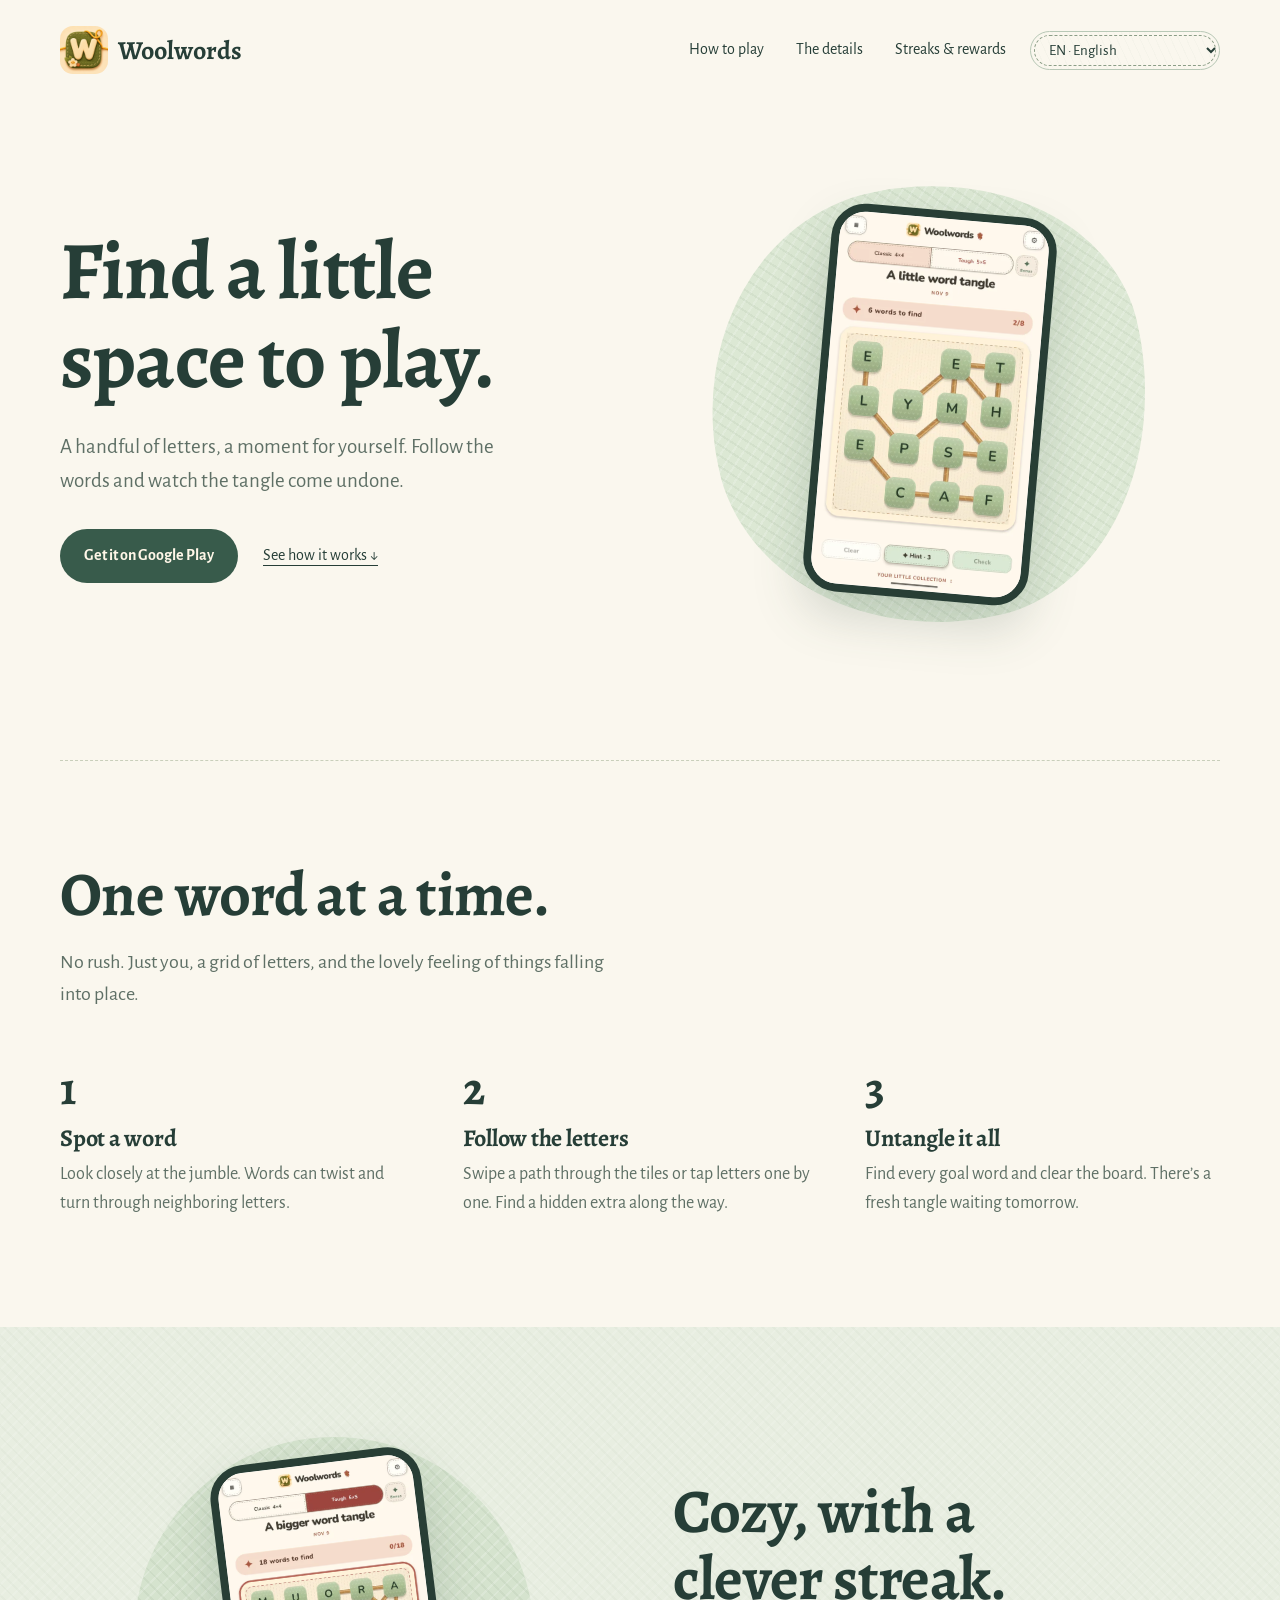
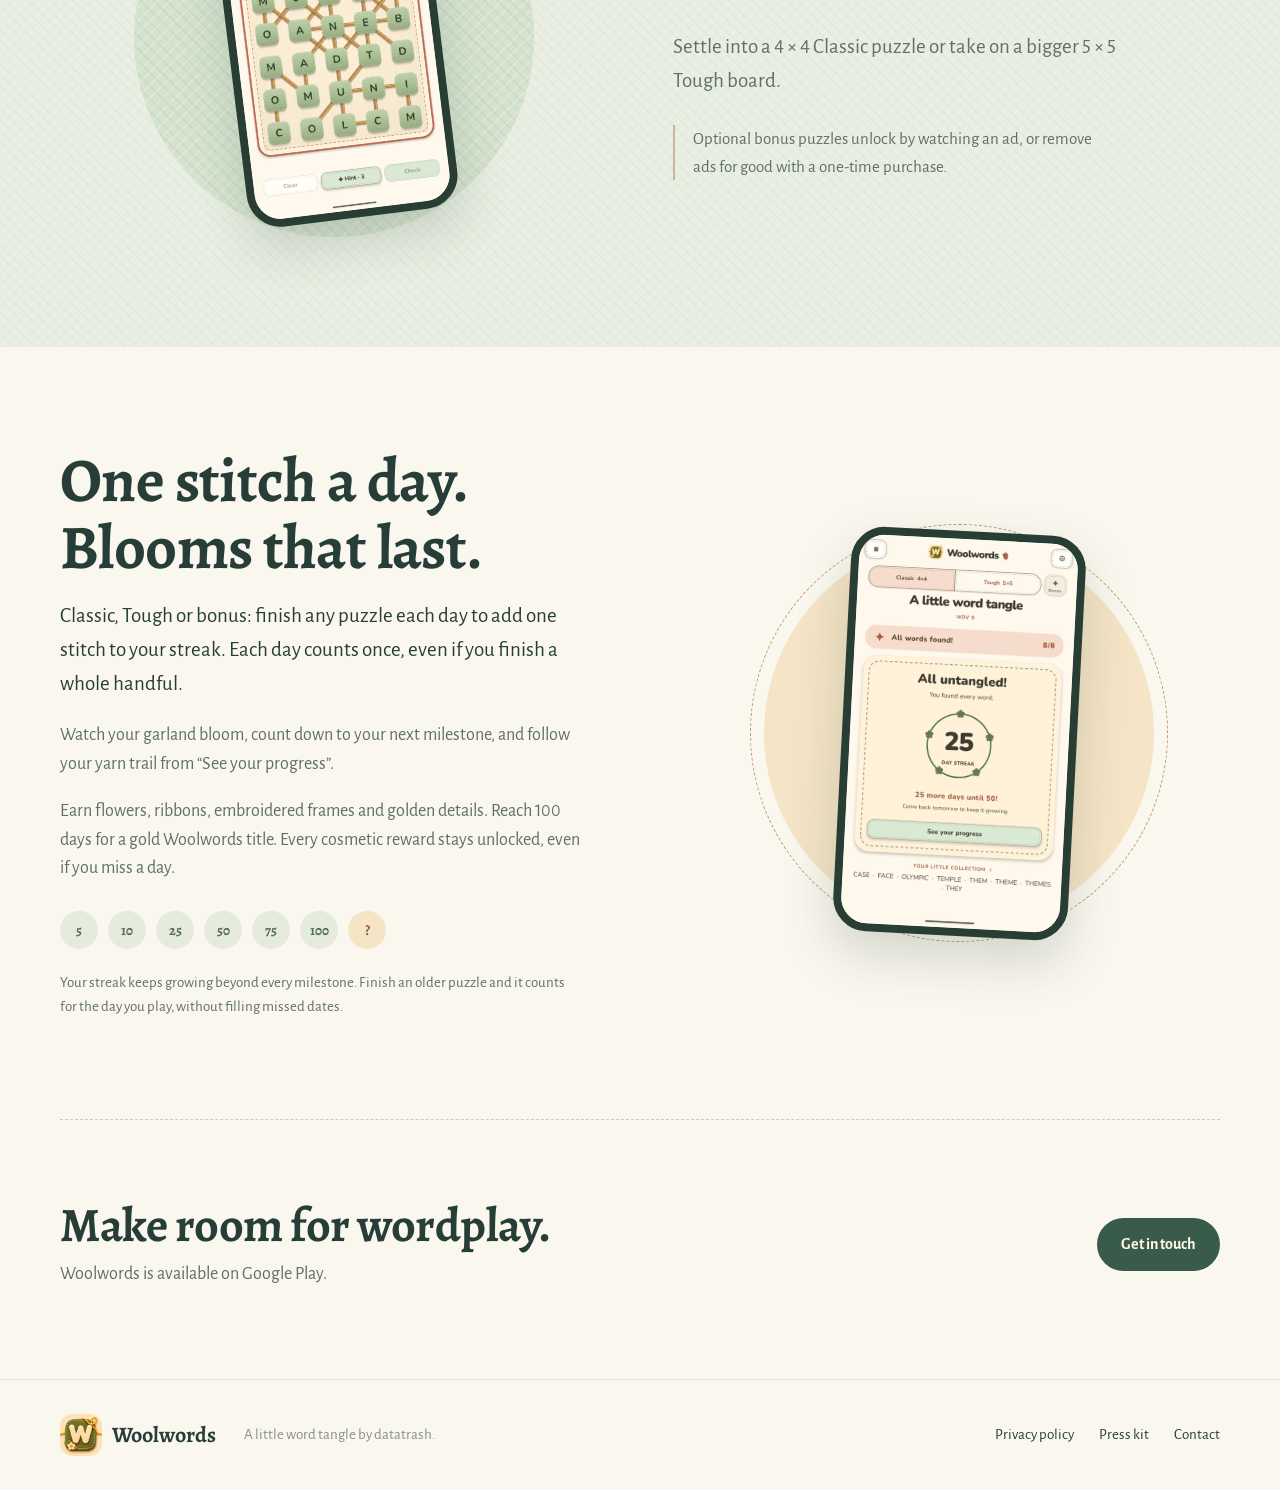
<file: index.html>
<!doctype html>
<html lang="en"><head><meta charset="utf-8"><meta name="viewport" content="width=device-width,initial-scale=1"><meta name="description" content="Woolwords is a cozy daily word puzzle for Android. Untangle words, grow a daily streak, and earn permanent flowers, stitching and golden details."><meta name="theme-color" content="#f9f5e9"><meta property="og:type" content="website"><meta property="og:site_name" content="Woolwords"><meta property="og:title" content="Woolwords — a little word tangle"><meta property="og:description" content="A cozy daily word puzzle for Android. Untangle words, grow a daily streak, and earn permanent flowers, stitching and golden details."><meta property="og:url" content="https://woolwords.datatra.sh/"><meta property="og:image" content="https://woolwords.datatra.sh/assets/og.png"><meta name="twitter:card" content="summary_large_image"><link rel="canonical" href="https://woolwords.datatra.sh/"><link rel="icon" href="/assets/icon.png?v=4"><link rel="preload" href="/assets/alegreya.ttf" as="font" type="font/ttf" crossorigin><link rel="stylesheet" href="/style.css?v=9"><title>Woolwords — a little word tangle</title></head>
<body><header class="wrap header"><a class="brand" href="/" aria-label="Woolwords home"><img src="/assets/icon.png?v=4" alt="" width="48" height="48"><span>Woolwords</span></a><nav aria-label="Main navigation"><a href="#how">How to play</a><a href="#features">The details</a><a class="streak-nav" href="#streaks">Streaks &amp; rewards</a></nav></header>
<main><section class="hero wrap"><div class="hero-copy"><h1>Find a little<br><em>space</em> to play.</h1><p>A handful of letters, a moment for yourself. Follow the words and watch the tangle come undone.</p><div class="hero-actions"><a class="pill" href="https://play.google.com/store/apps/details?id=sh.datatra.letterloom">Get it on Google Play</a><a class="text-link" href="#how">See how it works <span aria-hidden="true">↓</span></a></div></div><div class="hero-art"><div class="art-blob"></div><div class="phone"><img src="/assets/screens/en/classic.webp" alt="Woolwords's Classic word puzzle on an Android screen" width="1080" height="1920"></div></div></section>
<section class="how wrap" id="how"><div class="section-intro"><h2>One word at a time.</h2><p>No rush. Just you, a grid of letters, and the lovely feeling of things falling into place.</p></div><div class="steps"><article><h3>Spot a word</h3><p>Look closely at the jumble. Words can twist and turn through neighboring letters.</p></article><article><h3>Follow the letters</h3><p>Swipe a path through the tiles or tap letters one by one. Find a hidden extra along the way.</p></article><article><h3>Untangle it all</h3><p>Find every goal word and clear the board. There’s a fresh tangle waiting tomorrow.</p></article></div></section>
<section class="modes" id="features"><div class="wrap modes-inner"><div class="mode-art"><div class="mode-ring"></div><div class="phone phone-dark"><img src="/assets/screens/en/tough.webp" alt="Woolwords's Tough word puzzle on an Android screen" width="1080" height="1920" loading="lazy"></div></div><div class="mode-copy"><h2>Cozy, with a<br><em>clever streak.</em></h2><p>Settle into a <span class="board-size">4 × 4</span> Classic puzzle or take on a bigger <span class="board-size">5 × 5</span> Tough board.</p><p class="mode-extra"><span class="bonus">Optional bonus puzzles unlock by watching an ad, or remove ads for good with a one-time purchase.</span></p></div></div></section>
<section class="streaks wrap" id="streaks" aria-labelledby="streak-heading">
  <div class="streak-copy">
    <h2 id="streak-heading">One stitch a day.<br><em>Blooms that last.</em></h2>
    <p class="streak-intro">Classic, Tough or bonus: finish any puzzle each day to add one stitch to your streak. Each day counts once, even if you finish a whole handful.</p>
    <p class="s1">Watch your garland bloom, count down to your next milestone, and follow your yarn trail from “See your progress”.</p>
    <p class="s2">Earn flowers, ribbons, embroidered frames and golden details. Reach 100 days for a gold Woolwords title. Every cosmetic reward stays unlocked, even if you miss a day.</p>
    <div class="streak-milestones" aria-label="Streak milestones"><span>5</span><span>10</span><span>25</span><span>50</span><span>75</span><span>100</span><span>?</span></div>
    <p class="s3">Your streak keeps growing beyond every milestone. Finish an older puzzle and it counts for the day you play, without filling missed dates.</p>
  </div>
  <div class="streak-art"><div class="streak-halo"></div><div class="phone"><img src="/assets/screens/en/streak.webp" alt="A finished Woolwords puzzle with a ten-day streak garland and earned sage stitching" width="1080" height="1920" loading="lazy"></div></div>
</section>

<section class="last wrap"><div><h2>Make room for <em>wordplay.</em></h2><p>Woolwords is available on Google Play.</p></div><a class="contact-button" href="mailto:support@datatra.sh">Get in touch</a></section></main>
<footer><div class="wrap footer"><a class="brand" href="/"><img src="/assets/icon.png?v=4" alt="" width="42" height="42"><span>Woolwords</span></a><p>A little word tangle by datatrash.</p><div><a href="/privacy/">Privacy policy</a><a href="/press/">Press kit</a><a href="mailto:support@datatra.sh">Contact</a></div></div></footer><script src="/locales.js?v=4"></script><script src="/i18n.js?v=10" defer></script></body></html>
</file>
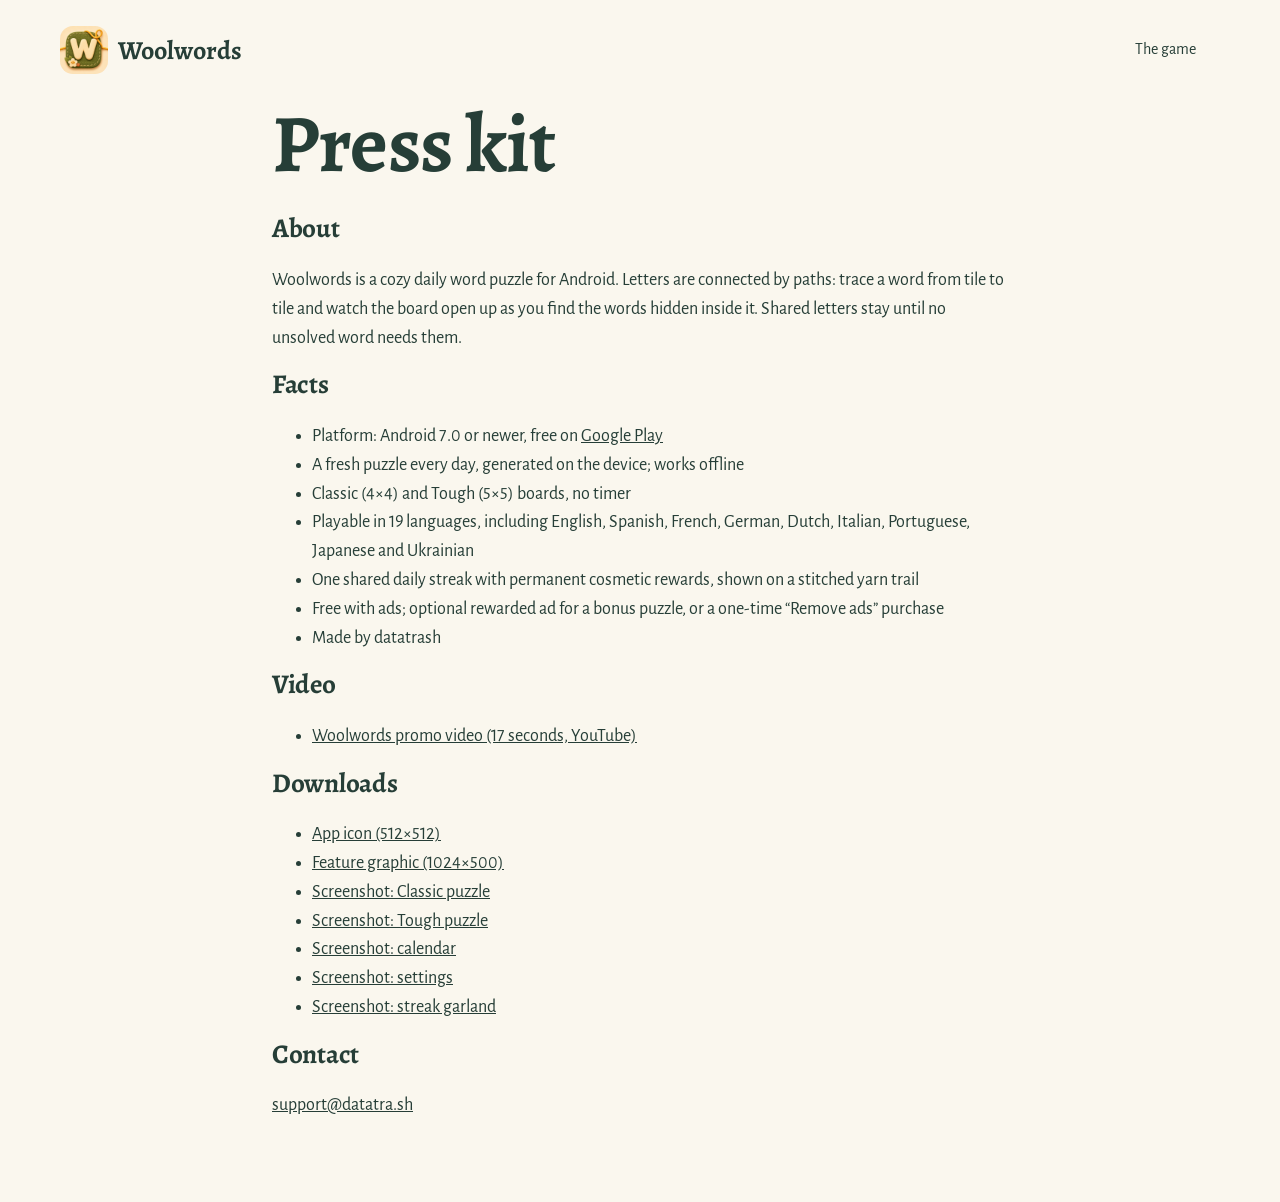
<file: press/index.html>
<!doctype html>
<html lang="en"><head><meta charset="utf-8"><meta name="viewport" content="width=device-width,initial-scale=1"><meta name="description" content="Press kit for Woolwords: a short description, facts, icon, feature graphic and screenshots."><meta name="theme-color" content="#f9f5e9"><meta property="og:type" content="website"><meta property="og:site_name" content="Woolwords"><meta property="og:title" content="Woolwords press kit"><meta property="og:description" content="Description, facts, icon, feature graphic and screenshots for Woolwords."><meta property="og:url" content="https://woolwords.datatra.sh/press/"><meta property="og:image" content="https://woolwords.datatra.sh/assets/og.png"><meta name="twitter:card" content="summary_large_image"><link rel="canonical" href="https://woolwords.datatra.sh/press/"><link rel="icon" href="/assets/icon.png?v=4"><link rel="stylesheet" href="/style.css?v=9"><title>Press kit — Woolwords</title></head><body><header class="wrap header"><a class="brand" href="/"><img src="/assets/icon.png?v=4" alt="" width="48" height="48"><span>Woolwords</span></a><nav aria-label="Main navigation"><a href="/">The game</a></nav></header>
<main class="wrap" style="max-width:46rem;padding-bottom:4rem">
<h1>Press kit</h1>
<h2>About</h2>
<p>Woolwords is a cozy daily word puzzle for Android. Letters are connected by paths: trace a word from tile to tile and watch the board open up as you find the words hidden inside it. Shared letters stay until no unsolved word needs them.</p>
<h2>Facts</h2>
<ul>
<li>Platform: Android 7.0 or newer, free on <a href="https://play.google.com/store/apps/details?id=sh.datatra.letterloom">Google Play</a></li>
<li>A fresh puzzle every day, generated on the device; works offline</li>
<li>Classic (4×4) and Tough (5×5) boards, no timer</li>
<li>Playable in 19 languages, including English, Spanish, French, German, Dutch, Italian, Portuguese, Japanese and Ukrainian</li>
<li>One shared daily streak with permanent cosmetic rewards, shown on a stitched yarn trail</li>
<li>Free with ads; optional rewarded ad for a bonus puzzle, or a one-time “Remove ads” purchase</li>
<li>Made by datatrash</li>
</ul>
<h2>Video</h2>
<ul>
<li><a href="https://www.youtube.com/watch?v=Y2sT6p5L-w4">Woolwords promo video (17 seconds, YouTube)</a></li>
</ul>
<h2>Downloads</h2>
<ul>
<li><a href="/assets/press/icon-512.png">App icon (512×512)</a></li>
<li><a href="/assets/press/feature-graphic.png">Feature graphic (1024×500)</a></li>
<li><a href="/assets/press/screenshot-01-classic.png">Screenshot: Classic puzzle</a></li>
<li><a href="/assets/press/screenshot-02-tough.png">Screenshot: Tough puzzle</a></li>
<li><a href="/assets/press/screenshot-03-calendar.png">Screenshot: calendar</a></li>
<li><a href="/assets/press/screenshot-04-settings.png">Screenshot: settings</a></li>
<li><a href="/assets/press/screenshot-05-streak.png">Screenshot: streak garland</a></li>
</ul>
<h2>Contact</h2>
<p><a href="mailto:support@datatra.sh">support@datatra.sh</a></p>
</main></body></html>
</file>
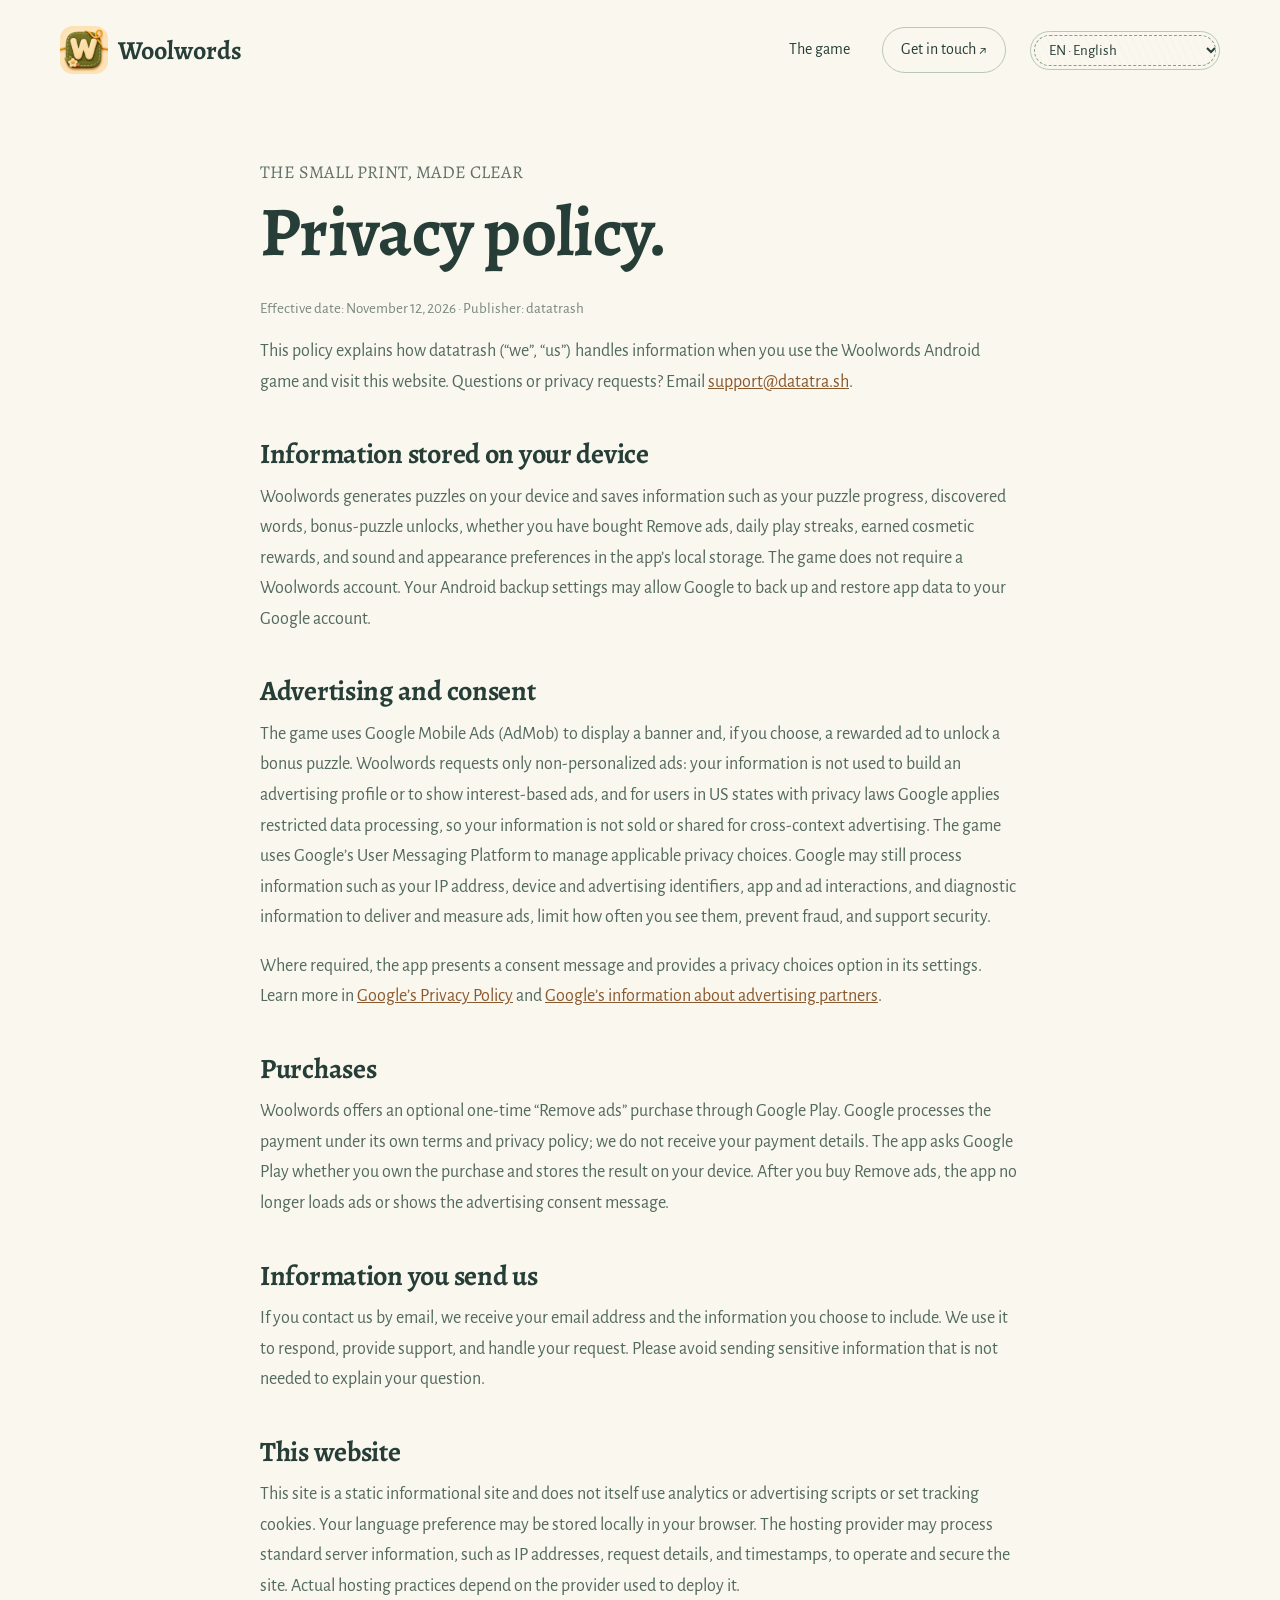
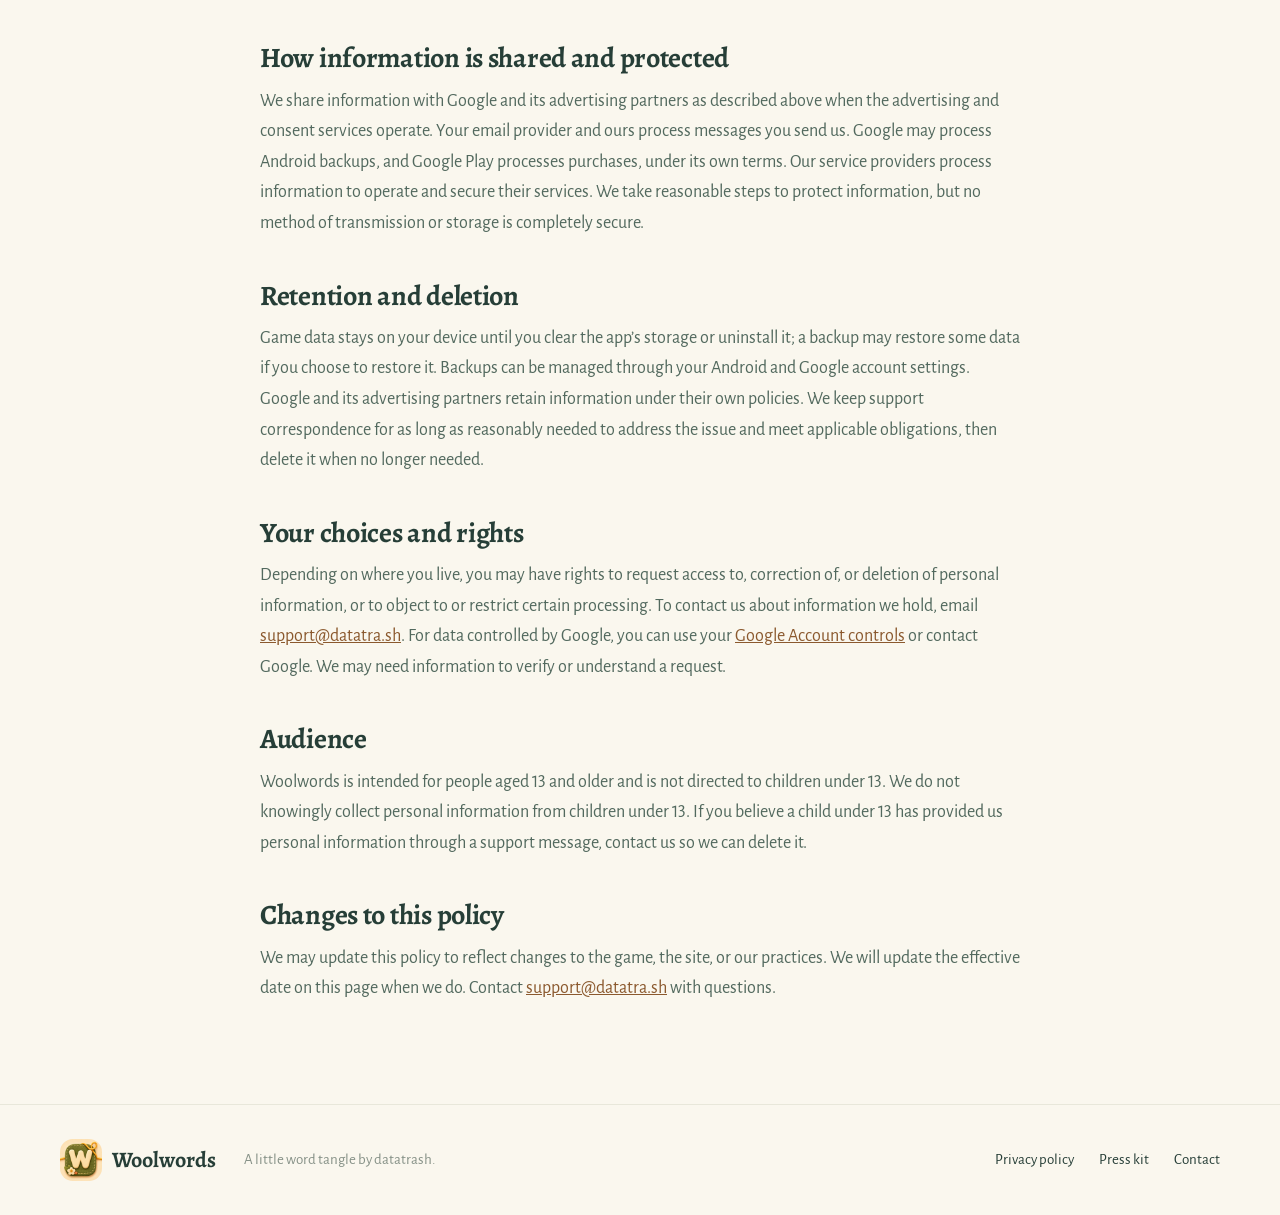
<file: privacy/index.html>
<!doctype html>
<html lang="en"><head><meta charset="utf-8"><meta name="viewport" content="width=device-width,initial-scale=1"><meta name="description" content="How Woolwords handles your data, advertising and privacy choices."><meta name="theme-color" content="#f9f5e9"><link rel="canonical" href="https://woolwords.datatra.sh/privacy/"><link rel="icon" href="/assets/icon.png?v=4"><link rel="stylesheet" href="/style.css?v=9"><title>Privacy policy — Woolwords</title></head><body><header class="wrap header"><a class="brand" href="/"><img src="/assets/icon.png?v=4" alt="" width="48" height="48"><span>Woolwords</span></a><nav aria-label="Main navigation"><a href="/">The game</a><a class="nav-contact" href="mailto:support@datatra.sh">Get in touch ↗</a></nav></header><main class="wrap"><article class="policy"><div class="eyebrow">THE SMALL PRINT, MADE CLEAR</div><h1>Privacy <em>policy.</em></h1><p class="updated">Effective date: November 12, 2026 · Publisher: datatrash</p><p>This policy explains how datatrash (“we”, “us”) handles information when you use the Woolwords Android game and visit this website. Questions or privacy requests? Email <a href="mailto:support@datatra.sh">support@datatra.sh</a>.</p>
<h2>Information stored on your device</h2><p>Woolwords generates puzzles on your device and saves information such as your puzzle progress, discovered words, bonus-puzzle unlocks, whether you have bought Remove ads, daily play streaks, earned cosmetic rewards, and sound and appearance preferences in the app’s local storage. The game does not require a Woolwords account. Your Android backup settings may allow Google to back up and restore app data to your Google account.</p>
<h2>Advertising and consent</h2><p>The game uses Google Mobile Ads (AdMob) to display a banner and, if you choose, a rewarded ad to unlock a bonus puzzle. Woolwords requests only non-personalized ads: your information is not used to build an advertising profile or to show interest-based ads, and for users in US states with privacy laws Google applies restricted data processing, so your information is not sold or shared for cross-context advertising. The game uses Google’s User Messaging Platform to manage applicable privacy choices. Google may still process information such as your IP address, device and advertising identifiers, app and ad interactions, and diagnostic information to deliver and measure ads, limit how often you see them, prevent fraud, and support security.</p><p>Where required, the app presents a consent message and provides a privacy choices option in its settings. Learn more in <a href="https://policies.google.com/privacy">Google’s Privacy Policy</a> and <a href="https://support.google.com/admob/answer/6128543">Google’s information about advertising partners</a>.</p>
<h2>Purchases</h2><p>Woolwords offers an optional one-time “Remove ads” purchase through Google Play. Google processes the payment under its own terms and privacy policy; we do not receive your payment details. The app asks Google Play whether you own the purchase and stores the result on your device. After you buy Remove ads, the app no longer loads ads or shows the advertising consent message.</p>
<h2>Information you send us</h2><p>If you contact us by email, we receive your email address and the information you choose to include. We use it to respond, provide support, and handle your request. Please avoid sending sensitive information that is not needed to explain your question.</p>
<h2>This website</h2><p>This site is a static informational site and does not itself use analytics or advertising scripts or set tracking cookies. Your language preference may be stored locally in your browser. The hosting provider may process standard server information, such as IP addresses, request details, and timestamps, to operate and secure the site. Actual hosting practices depend on the provider used to deploy it.</p>
<h2>How information is shared and protected</h2><p>We share information with Google and its advertising partners as described above when the advertising and consent services operate. Your email provider and ours process messages you send us. Google may process Android backups, and Google Play processes purchases, under its own terms. Our service providers process information to operate and secure their services. We take reasonable steps to protect information, but no method of transmission or storage is completely secure.</p>
<h2>Retention and deletion</h2><p>Game data stays on your device until you clear the app’s storage or uninstall it; a backup may restore some data if you choose to restore it. Backups can be managed through your Android and Google account settings. Google and its advertising partners retain information under their own policies. We keep support correspondence for as long as reasonably needed to address the issue and meet applicable obligations, then delete it when no longer needed.</p>
<h2>Your choices and rights</h2><p>Depending on where you live, you may have rights to request access to, correction of, or deletion of personal information, or to object to or restrict certain processing. To contact us about information we hold, email <a href="mailto:support@datatra.sh">support@datatra.sh</a>. For data controlled by Google, you can use your <a href="https://myaccount.google.com/">Google Account controls</a> or contact Google. We may need information to verify or understand a request.</p>
<h2>Audience</h2><p>Woolwords is intended for people aged 13 and older and is not directed to children under 13. We do not knowingly collect personal information from children under 13. If you believe a child under 13 has provided us personal information through a support message, contact us so we can delete it.</p>
<h2>Changes to this policy</h2><p>We may update this policy to reflect changes to the game, the site, or our practices. We will update the effective date on this page when we do. Contact <a href="mailto:support@datatra.sh">support@datatra.sh</a> with questions.</p></article></main><footer><div class="wrap footer"><a class="brand" href="/"><img src="/assets/icon.png?v=4" alt="" width="42" height="42"><span>Woolwords</span></a><p>A little word tangle by datatrash.</p><div><a href="/privacy/">Privacy policy</a><a href="/press/">Press kit</a><a href="mailto:support@datatra.sh">Contact</a></div></div></footer><script src="/locales.js?v=4"></script><script src="/i18n.js?v=10" defer></script><script src="/privacy-i18n.js?v=8" defer></script></body></html>
</file>
<file: style.css>
@font-face{font-family:Alegreya;src:url('/assets/alegreya.ttf') format('truetype');font-weight:400 900;font-display:swap}
@font-face{font-family:'Alegreya Sans';src:url('/assets/alegreya-sans-regular.ttf') format('truetype');font-weight:400;font-display:swap}
@font-face{font-family:'Alegreya Sans';src:url('/assets/alegreya-sans-bold.ttf') format('truetype');font-weight:700;font-display:swap}

:root{--ink:#263e37;--muted:#5f7066;--accent:#a96e2c;--sage:#e8eee1;--paper:#faf7ee;--serif:Alegreya,'Hiragino Mincho ProN','Yu Mincho',Georgia,serif;--sans:'Alegreya Sans','Hiragino Sans','Yu Gothic',system-ui,sans-serif}
*{box-sizing:border-box}html{scroll-behavior:smooth}
body{margin:0;background:var(--paper);color:var(--ink);font:18px/1.6 var(--sans);font-variant-numeric:lining-nums}
a{color:inherit}a:focus-visible{outline:3px solid #a96e2c;outline-offset:5px}
.wrap{width:min(1160px,calc(100% - 64px));margin:auto}
h1,h2,h3,p{margin-top:0}
h1,h2,h3{font-family:var(--serif);font-weight:700;line-height:1.08;letter-spacing:-.01em}
h1 em,h2 em{font-style:normal;font-weight:inherit;color:inherit}

.header{height:100px;display:flex;align-items:center;justify-content:space-between}
.brand{display:flex;align-items:center;gap:10px;text-decoration:none;font:700 26px var(--serif)}
.brand img{border-radius:13px}
nav{display:flex;align-items:center;gap:32px;font-size:16px}
nav a{text-decoration:none}nav a:hover{text-decoration:underline;text-underline-offset:5px}
.header nav{margin-left:auto;margin-right:24px}
.nav-contact{border:1px solid #b8c8b6;border-radius:30px;padding:9px 18px}

.hero{display:grid;grid-template-columns:1fr 1fr;align-items:center;min-height:600px;padding:20px 0 70px}
h1{font-size:clamp(54px,6.4vw,92px);margin:0 0 26px}
.hero-copy>p{font-size:21px;line-height:1.6;color:var(--muted);max-width:440px}
.hero-actions{display:flex;align-items:center;gap:25px;margin-top:32px}
.pill,.contact-button{display:inline-flex;align-items:center;background:#385b4b;color:#fff7e8;border-radius:40px;padding:14px 24px;font-size:16px;font-weight:700;text-decoration:none}
.text-link{font-size:16px;text-underline-offset:5px}
.hero-art{height:570px;position:relative;display:grid;place-items:center}
.art-blob{position:absolute;width:440px;height:440px;background:#dce8d4;border-radius:47% 53% 45% 55% / 54% 42% 58% 46%;transform:rotate(-12deg)}
.phone{position:relative;width:226px;border:8px solid #283e35;border-radius:34px;overflow:hidden;box-shadow:0 22px 50px #40594a35;transform:rotate(5deg);background:#fff}
.phone img{display:block;width:100%;height:auto}
.board-size{white-space:nowrap}

.how{padding:100px 0 110px;border-top:1px dashed #c9cfbb}
.section-intro{max-width:560px}
.section-intro h2,.mode-copy h2,.streak-copy h2{font-size:clamp(40px,5vw,62px);margin:0 0 18px}
.section-intro>p{color:var(--muted);font-size:20px}
.steps{display:grid;grid-template-columns:repeat(3,1fr);gap:48px;margin-top:56px;counter-reset:step}
.steps article{counter-increment:step}
.steps article::before{content:counter(step);display:block;font:700 46px/1 var(--serif);color:var(--ink);margin-bottom:14px}
.steps h3{font-size:24px;margin-bottom:8px}
.steps p{color:var(--muted);margin:0}

.modes{background-color:var(--sage);background-image:repeating-linear-gradient(45deg,rgba(91,119,85,.035) 0,rgba(91,119,85,.035) 2px,transparent 2px,transparent 8px),repeating-linear-gradient(-45deg,rgba(255,255,255,.12) 0,rgba(255,255,255,.12) 2px,transparent 2px,transparent 8px);overflow:hidden}
.modes-inner{display:grid;grid-template-columns:1fr 1fr;align-items:center;min-height:620px;gap:65px}
.mode-art{height:570px;display:grid;place-items:center;position:relative}
.mode-ring{position:absolute;width:400px;height:400px;background:#d5e3ce;border-radius:50%}
.art-blob,.mode-ring{background-image:repeating-linear-gradient(45deg,rgba(91,119,85,.07) 0,rgba(91,119,85,.07) 2px,transparent 2px,transparent 9px),repeating-linear-gradient(-45deg,rgba(255,255,255,.18) 0,rgba(255,255,255,.18) 2px,transparent 2px,transparent 9px)}
.phone-dark{width:212px;transform:rotate(-7deg)}
.mode-copy>p{font-size:21px;color:var(--muted);max-width:460px}
.mode-copy>.mode-extra{font-size:17px;max-width:420px;border-left:2px solid #c9b59a;padding-left:18px;margin-top:28px}

.streaks{display:grid;grid-template-columns:1.1fr 1fr;gap:65px;align-items:center;padding:100px 0}
.streak-copy p{color:var(--muted);max-width:520px}
.streak-copy .streak-intro{font-size:21px;color:var(--ink)}
.streak-copy .s3{font-size:15px;margin:0}
.streak-art{position:relative;min-height:550px;display:grid;place-items:center}
.streak-halo{position:absolute;width:min(100%,390px);aspect-ratio:1;border-radius:50%;background:#f5e4c6;outline:1px dashed #bd9870;outline-offset:13px}
.streak-art .phone{width:235px;transform:rotate(3deg)}
.streak-milestones{display:flex;gap:10px;margin:28px 0 22px;flex-wrap:wrap}
.streak-milestones span{display:grid;place-items:center;width:38px;height:38px;border-radius:50%;background:#e5ecdd;font:700 14px var(--serif);color:#536f58}
.streak-milestones span:last-child{background:#f5e4c6;color:#8b592e}

.last{padding:80px 0 90px;display:flex;align-items:center;gap:30px;border-top:1px dashed #c9cfbb}
.last h2{font-size:clamp(36px,4vw,48px);margin-bottom:8px}
.last p{margin:0;color:var(--muted)}
.contact-button{margin-left:auto}

footer{border-top:1px solid #e8e7da}
.footer{min-height:110px;display:flex;align-items:center;gap:28px}
.footer .brand{font-size:22px}
.footer p{font-size:15px;color:#869187;margin:0}
.footer>div{margin-left:auto;display:flex;gap:25px;font-size:15px}
.footer a{text-decoration:none}

.language-select{max-width:190px;font:15px var(--sans);color:var(--ink);border:1px solid #b8c8b6;border-radius:25px;cursor:pointer;outline:1px dashed #8c9e87;outline-offset:-5px;background-color:var(--paper);background-image:repeating-linear-gradient(65deg,transparent 0 6px,#b8c8b612 6px 7px);padding:10px 14px}
.language-select:focus-visible{outline:2px solid #a96e2c;outline-offset:3px}

.eyebrow{font:18px var(--serif);color:var(--muted)}
.policy{max-width:760px;margin:60px auto 100px;overflow-wrap:anywhere;hyphens:auto}
.policy h1{font-size:clamp(48px,6vw,70px);margin-top:10px}
.policy h2{font-size:28px;margin:42px 0 12px}
.policy p,.policy li{font-size:18px;line-height:1.7;color:#52695e}
.policy a{color:#8b592e}
.policy .updated{font-size:15px;color:#78877c}
.policy ul{padding-left:22px}

@media(max-width:760px){
  .wrap{width:min(100% - 36px,1160px)}
  .header{height:78px;gap:8px}
  .header nav{display:none}
  .header .language-select{max-width:calc(100% - 190px);min-width:0;font-size:14px}
  .hero{grid-template-columns:1fr;padding:30px 0 30px}
  .hero h1{font-size:56px}
  .hero-actions{flex-wrap:wrap;gap:16px 20px}
  .hero-art{height:440px}
  .art-blob{width:min(320px,80vw);height:min(320px,80vw)}
  .phone{width:175px;border-width:6px;border-radius:26px}
  .how{padding:70px 0}
  .steps{grid-template-columns:1fr;gap:32px;margin-top:40px}
  .modes-inner{grid-template-columns:1fr;gap:0;padding-bottom:65px}
  .mode-art{height:400px}
  .mode-ring{width:290px;height:290px}
  .phone-dark{width:165px}
  .streaks{grid-template-columns:1fr;padding:70px 0;gap:20px}
  .streak-art{min-height:445px}
  .streak-art .phone{width:190px}
  .streak-halo{width:min(85%,310px)}
  .streak-milestones{gap:7px}.streak-milestones span{width:34px;height:34px;font-size:13px}
  .last{padding:60px 0;flex-wrap:wrap}
  .contact-button{margin-left:0}
  .footer{align-items:flex-start;flex-direction:column;gap:12px;padding:30px 0}
  .footer>div{margin:5px 0 0}
  .policy{margin:40px auto 70px}
}
@media(prefers-reduced-motion:reduce){html{scroll-behavior:auto}}
</file>
